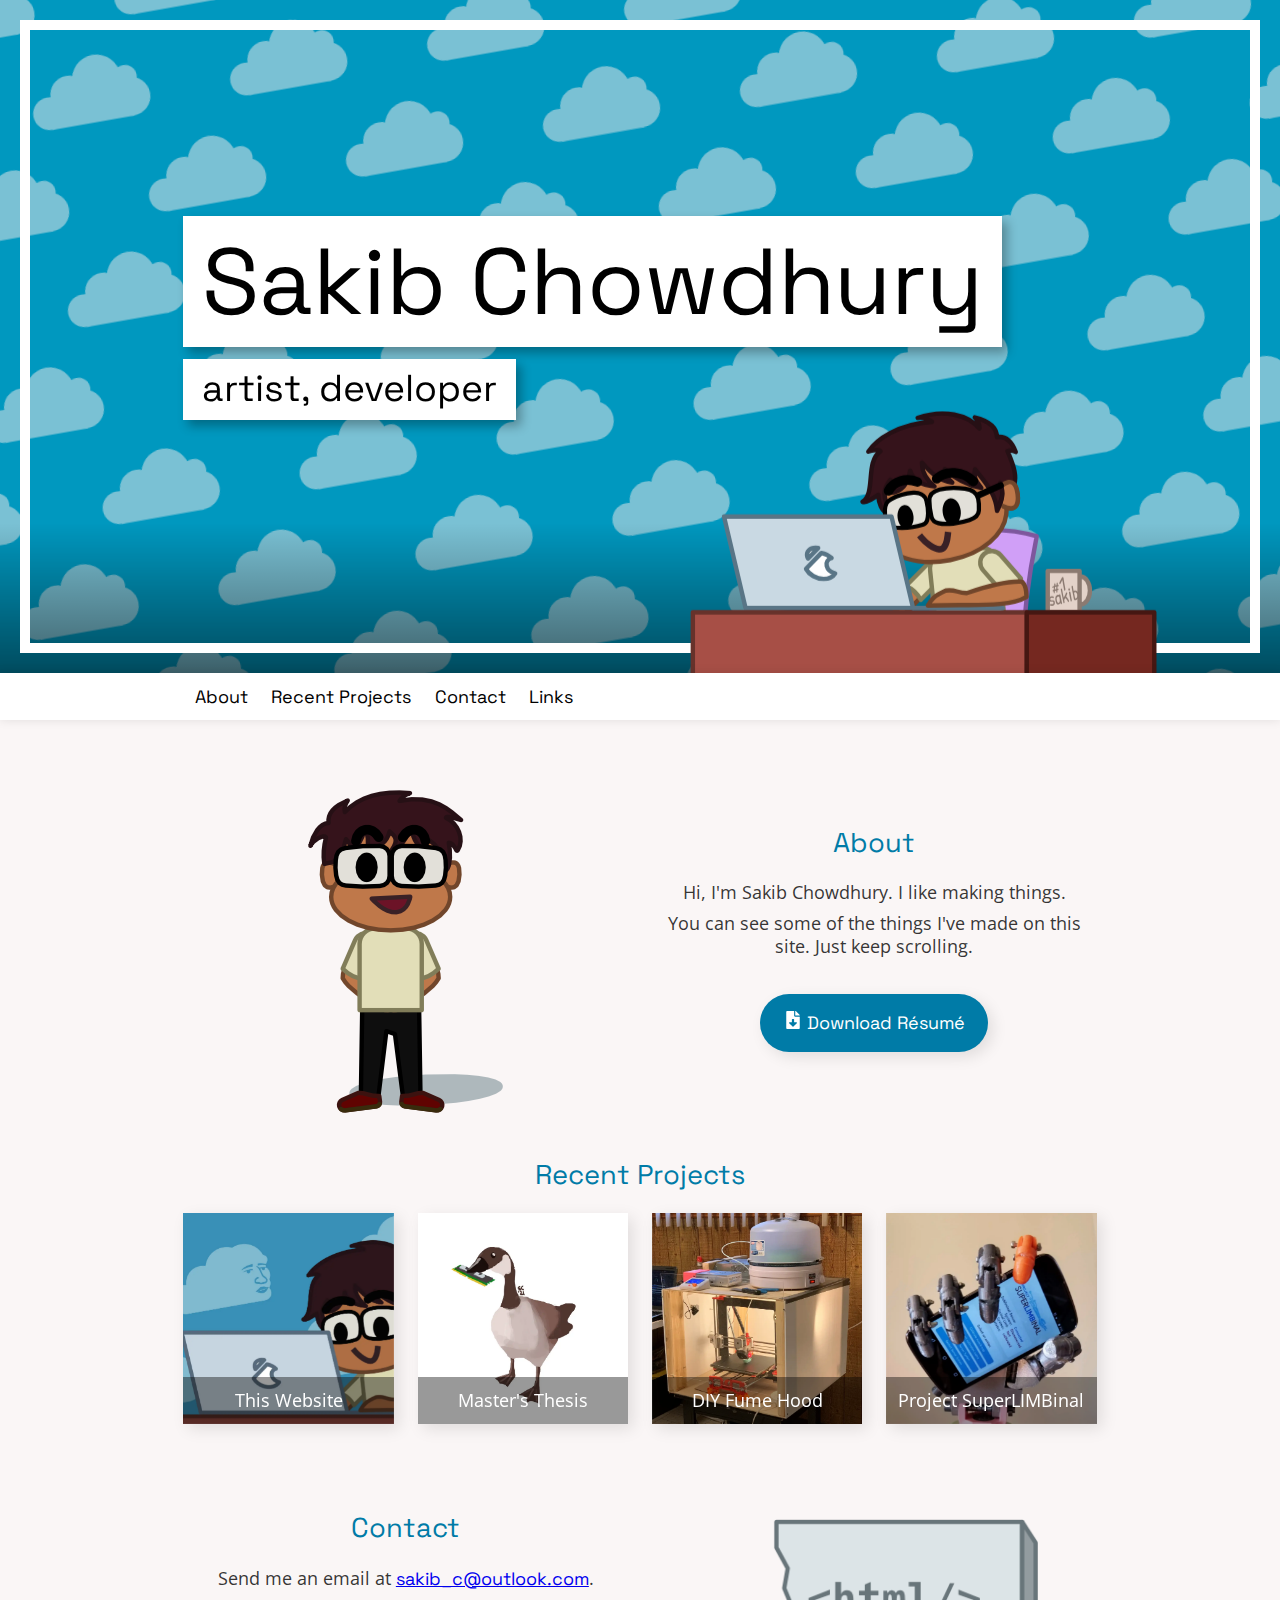
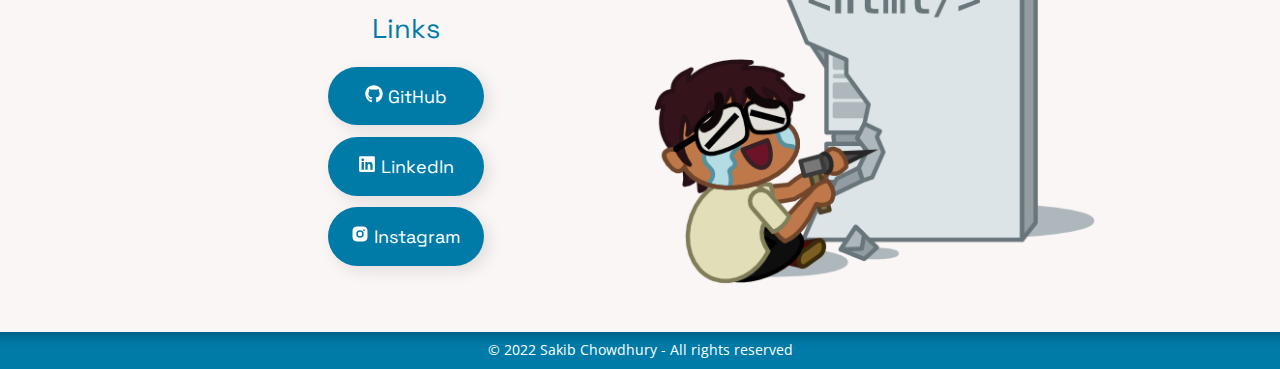
<file: index.html>
<!DOCTYPE html><html><head><meta charSet="utf-8"/><meta http-equiv="x-ua-compatible" content="ie=edge"/><meta name="viewport" content="width=device-width, initial-scale=1, shrink-to-fit=no"/><style id="typography.js">html{font-family:sans-serif;-ms-text-size-adjust:100%;-webkit-text-size-adjust:100%}body{margin:0}article,aside,details,figcaption,figure,footer,header,main,menu,nav,section,summary{display:block}audio,canvas,progress,video{display:inline-block}audio:not([controls]){display:none;height:0}progress{vertical-align:baseline}[hidden],template{display:none}a{background-color:transparent;}a:active,a:hover{outline-width:0}abbr[title]{border-bottom:none;text-decoration:underline;text-decoration:underline dotted}b,strong{font-weight:inherit;font-weight:bolder}dfn{font-style:italic}h1{font-size:2em;margin:.67em 0}mark{background-color:#ff0;color:#000}small{font-size:80%}sub,sup{font-size:75%;line-height:0;position:relative;vertical-align:baseline}sub{bottom:-.25em}sup{top:-.5em}img{border-style:none}svg:not(:root){overflow:hidden}code,kbd,pre,samp{font-family:monospace,monospace;font-size:1em}figure{margin:1em 40px}hr{box-sizing:content-box;height:0;overflow:visible}button,input,optgroup,select,textarea{font:inherit;margin:0}optgroup{font-weight:700}button,input{overflow:visible}button,select{text-transform:none}[type=reset],[type=submit],button,html [type=button]{-webkit-appearance:button}[type=button]::-moz-focus-inner,[type=reset]::-moz-focus-inner,[type=submit]::-moz-focus-inner,button::-moz-focus-inner{border-style:none;padding:0}[type=button]:-moz-focusring,[type=reset]:-moz-focusring,[type=submit]:-moz-focusring,button:-moz-focusring{outline:1px dotted ButtonText}fieldset{border:1px solid silver;margin:0 2px;padding:.35em .625em .75em}legend{box-sizing:border-box;color:inherit;display:table;max-width:100%;padding:0;white-space:normal}textarea{overflow:auto}[type=checkbox],[type=radio]{box-sizing:border-box;padding:0}[type=number]::-webkit-inner-spin-button,[type=number]::-webkit-outer-spin-button{height:auto}[type=search]{-webkit-appearance:textfield;outline-offset:-2px}[type=search]::-webkit-search-cancel-button,[type=search]::-webkit-search-decoration{-webkit-appearance:none}::-webkit-input-placeholder{color:inherit;opacity:.54}::-webkit-file-upload-button{-webkit-appearance:button;font:inherit}html{font:112.5%/1.3 'Open Sans',sans-serif;box-sizing:border-box;overflow-y:scroll;}*{box-sizing:inherit;}*:before{box-sizing:inherit;}*:after{box-sizing:inherit;}body{color:hsla(0,0%,0%,0.8);font-family:'Open Sans',sans-serif;font-weight:normal;word-wrap:break-word;font-kerning:normal;-moz-font-feature-settings:"kern", "liga", "clig", "calt";-ms-font-feature-settings:"kern", "liga", "clig", "calt";-webkit-font-feature-settings:"kern", "liga", "clig", "calt";font-feature-settings:"kern", "liga", "clig", "calt";}img{max-width:100%;margin-left:0;margin-right:0;margin-top:0;padding-bottom:0;padding-left:0;padding-right:0;padding-top:0;margin-bottom:1.3rem;}h1{margin-left:0;margin-right:0;margin-top:0;padding-bottom:0;padding-left:0;padding-right:0;padding-top:0;margin-bottom:1.3rem;color:inherit;font-family:'Space Grotesk',sans-serif;font-weight:400;text-rendering:optimizeLegibility;font-size:2rem;line-height:1.1;}h2{margin-left:0;margin-right:0;margin-top:0;padding-bottom:0;padding-left:0;padding-right:0;padding-top:0;margin-bottom:1.3rem;color:inherit;font-family:'Space Grotesk',sans-serif;font-weight:400;text-rendering:optimizeLegibility;font-size:1.51572rem;line-height:1.1;text-align:center;}h3{margin-left:0;margin-right:0;margin-top:0;padding-bottom:0;padding-left:0;padding-right:0;padding-top:0;margin-bottom:1.3rem;color:inherit;font-family:'Space Grotesk',sans-serif;font-weight:400;text-rendering:optimizeLegibility;font-size:1.31951rem;line-height:1.1;}h4{margin-left:0;margin-right:0;margin-top:0;padding-bottom:0;padding-left:0;padding-right:0;padding-top:0;margin-bottom:1.3rem;color:inherit;font-family:'Space Grotesk',sans-serif;font-weight:400;text-rendering:optimizeLegibility;font-size:1rem;line-height:1.1;}h5{margin-left:0;margin-right:0;margin-top:0;padding-bottom:0;padding-left:0;padding-right:0;padding-top:0;margin-bottom:1.3rem;color:inherit;font-family:'Space Grotesk',sans-serif;font-weight:400;text-rendering:optimizeLegibility;font-size:0.87055rem;line-height:1.1;}h6{margin-left:0;margin-right:0;margin-top:0;padding-bottom:0;padding-left:0;padding-right:0;padding-top:0;margin-bottom:1.3rem;color:inherit;font-family:'Space Grotesk',sans-serif;font-weight:400;text-rendering:optimizeLegibility;font-size:0.81225rem;line-height:1.1;}hgroup{margin-left:0;margin-right:0;margin-top:0;padding-bottom:0;padding-left:0;padding-right:0;padding-top:0;margin-bottom:1.3rem;}ul{margin-left:1.3rem;margin-right:0;margin-top:0;padding-bottom:0;padding-left:0;padding-right:0;padding-top:0;margin-bottom:1.3rem;list-style-position:outside;list-style-image:none;}ol{margin-left:1.3rem;margin-right:0;margin-top:0;padding-bottom:0;padding-left:0;padding-right:0;padding-top:0;margin-bottom:1.3rem;list-style-position:outside;list-style-image:none;}dl{margin-left:0;margin-right:0;margin-top:0;padding-bottom:0;padding-left:0;padding-right:0;padding-top:0;margin-bottom:1.3rem;}dd{margin-left:0;margin-right:0;margin-top:0;padding-bottom:0;padding-left:0;padding-right:0;padding-top:0;margin-bottom:1.3rem;}p{margin-left:0;margin-right:0;margin-top:0;padding-bottom:0;padding-left:0;padding-right:0;padding-top:0;margin-bottom:0.39rem;}figure{margin-left:0;margin-right:0;margin-top:0;padding-bottom:0;padding-left:0;padding-right:0;padding-top:0;margin-bottom:1.3rem;}pre{margin-left:0;margin-right:0;margin-top:0;padding-bottom:0;padding-left:0;padding-right:0;padding-top:0;margin-bottom:1.3rem;font-size:0.85rem;line-height:1.3rem;}table{margin-left:0;margin-right:0;margin-top:0;padding-bottom:0;padding-left:0;padding-right:0;padding-top:0;margin-bottom:1.3rem;font-size:1rem;line-height:1.3rem;border-collapse:collapse;width:100%;}fieldset{margin-left:0;margin-right:0;margin-top:0;padding-bottom:0;padding-left:0;padding-right:0;padding-top:0;margin-bottom:1.3rem;}blockquote{margin-left:1.3rem;margin-right:1.3rem;margin-top:0;padding-bottom:0;padding-left:0;padding-right:0;padding-top:0;margin-bottom:1.3rem;}form{margin-left:0;margin-right:0;margin-top:0;padding-bottom:0;padding-left:0;padding-right:0;padding-top:0;margin-bottom:1.3rem;}noscript{margin-left:0;margin-right:0;margin-top:0;padding-bottom:0;padding-left:0;padding-right:0;padding-top:0;margin-bottom:1.3rem;}iframe{margin-left:0;margin-right:0;margin-top:0;padding-bottom:0;padding-left:0;padding-right:0;padding-top:0;margin-bottom:1.3rem;}hr{margin-left:0;margin-right:0;margin-top:0;padding-bottom:0;padding-left:0;padding-right:0;padding-top:0;margin-bottom:calc(1.3rem - 1px);background:hsla(0,0%,0%,0.2);border:none;height:1px;}address{margin-left:0;margin-right:0;margin-top:0;padding-bottom:0;padding-left:0;padding-right:0;padding-top:0;margin-bottom:1.3rem;}b{font-weight:bold;}strong{font-weight:bold;}dt{font-weight:bold;}th{font-weight:bold;}li{margin-bottom:calc(1.3rem / 2);}ol li{padding-left:0;}ul li{padding-left:0;}li > ol{margin-left:1.3rem;margin-bottom:calc(1.3rem / 2);margin-top:calc(1.3rem / 2);}li > ul{margin-left:1.3rem;margin-bottom:calc(1.3rem / 2);margin-top:calc(1.3rem / 2);}blockquote *:last-child{margin-bottom:0;}li *:last-child{margin-bottom:0;}p *:last-child{margin-bottom:0;}li > p{margin-bottom:calc(1.3rem / 2);}code{font-size:0.85rem;line-height:1.3rem;}kbd{font-size:0.85rem;line-height:1.3rem;}samp{font-size:0.85rem;line-height:1.3rem;}abbr{border-bottom:1px dotted hsla(0,0%,0%,0.5);cursor:help;}acronym{border-bottom:1px dotted hsla(0,0%,0%,0.5);cursor:help;}abbr[title]{border-bottom:1px dotted hsla(0,0%,0%,0.5);cursor:help;text-decoration:none;}thead{text-align:left;}td,th{text-align:left;border-bottom:1px solid hsla(0,0%,0%,0.12);font-feature-settings:"tnum";-moz-font-feature-settings:"tnum";-ms-font-feature-settings:"tnum";-webkit-font-feature-settings:"tnum";padding-left:0.86667rem;padding-right:0.86667rem;padding-top:0.65rem;padding-bottom:calc(0.65rem - 1px);}th:first-child,td:first-child{padding-left:0;}th:last-child,td:last-child{padding-right:0;}a{font-family:Space Grotesk;}</style><style data-href="/styles.c6d686b17ee2e484f0ce.css" data-identity="gatsby-global-css">html{--scroll-behavior:smooth;scroll-behavior:smooth}.Typist .Cursor{display:inline-block}.Cursor--blinking{animation:blink 1.6s linear infinite;opacity:1;padding-left:5px}@keyframes blink{0%{opacity:1}48%{opacity:1}50%{opacity:0}98%{opacity:0}to{opacity:1}}.fadeOut{opacity:0}.fadeIn,.fadeOut{transition:opacity .2s}.fadeIn{opacity:1}h2{color:#007ba7}.react-icons{vertical-align:middle}.gallery-item-anim-enter{opacity:0}.gallery-item-anim-enter-active{opacity:1;transition:opacity .3s}.gallery-item-anim-exit{opacity:1}.gallery-item-anim-exit-active{opacity:0;transition:opacity .3s}.slick-slider{-webkit-touch-callout:none;-webkit-tap-highlight-color:transparent;box-sizing:border-box;touch-action:pan-y;-webkit-user-select:none;-ms-user-select:none;user-select:none}.slick-list,.slick-slider{display:block;position:relative}.slick-list{margin:0;overflow:hidden;padding:0}.slick-list:focus{outline:none}.slick-list.dragging{cursor:pointer;cursor:hand}.slick-slider .slick-list,.slick-slider .slick-track{transform:translateZ(0)}.slick-track{display:block;left:0;margin-left:auto;margin-right:auto;position:relative;top:0}.slick-track:after,.slick-track:before{content:"";display:table}.slick-track:after{clear:both}.slick-loading .slick-track{visibility:hidden}.slick-slide{display:none;float:left;height:100%;min-height:1px}[dir=rtl] .slick-slide{float:right}.slick-slide img{display:block;margin:0}.slick-slide.slick-loading img{display:none}.slick-slide.dragging img{pointer-events:none}.slick-initialized .slick-slide{display:block}.slick-loading .slick-slide{visibility:hidden}.slick-vertical .slick-slide{border:1px solid transparent;display:block;height:auto}.slick-arrow.slick-hidden{display:none}.slick-loading .slick-list{background:#fff url([data-uri]) 50% no-repeat}@font-face{font-family:slick;font-style:normal;font-weight:400;src:url([data-uri]);src:url([data-uri]?#iefix) format("embedded-opentype"),url([data-uri]) format("woff"),url([data-uri]) format("truetype"),url([data-uri]#slick) format("svg")}.slick-next,.slick-prev{border:none;cursor:pointer;display:block;font-size:0;height:20px;line-height:0px;padding:0;position:absolute;top:50%;transform:translateY(-50%);width:20px}.slick-next,.slick-next:focus,.slick-next:hover,.slick-prev,.slick-prev:focus,.slick-prev:hover{background:transparent;color:transparent;outline:none}.slick-next:focus:before,.slick-next:hover:before,.slick-prev:focus:before,.slick-prev:hover:before{opacity:1}.slick-next.slick-disabled:before,.slick-prev.slick-disabled:before{opacity:.25}.slick-next:before,.slick-prev:before{-webkit-font-smoothing:antialiased;-moz-osx-font-smoothing:grayscale;color:#000;font-family:slick;font-size:20px;line-height:1;opacity:.75}.slick-prev{left:10px;z-index:10}.slick-prev:before{content:"←"}[dir=rtl] .slick-prev:before{content:"→"}.slick-next{right:10px}.slick-next:before{content:"→"}[dir=rtl] .slick-next:before{content:"←"}.slick-dotted.slick-slider{margin-bottom:30px}.slick-dots{bottom:10px;display:block;list-style:none;margin:0;padding:0;position:absolute;text-align:center;width:100%}.slick-dots li{display:inline-block;margin:0 5px;padding:0;position:relative}.slick-dots li,.slick-dots li button{cursor:pointer;height:20px;width:20px}.slick-dots li button{background:transparent;border:0;color:transparent;display:block;font-size:0;line-height:0px;outline:none;padding:5px}.slick-dots li button:focus,.slick-dots li button:hover{outline:none}.slick-dots li button:focus:before,.slick-dots li button:hover:before{opacity:1}.slick-dots li button:before{-webkit-font-smoothing:antialiased;-moz-osx-font-smoothing:grayscale;color:#000;content:"•";font-family:slick;font-size:6px;height:20px;left:0;line-height:20px;opacity:.25;position:absolute;text-align:center;top:0;width:20px}.slick-dots li.slick-active button:before{color:#000;opacity:.75}</style><meta name="generator" content="Gatsby 4.2.0"/><link href="//fonts.googleapis.com/css?family=Space+Grotesk:400|Open+Sans:400" rel="stylesheet" type="text/css"/><style>.gatsby-image-wrapper{position:relative;overflow:hidden}.gatsby-image-wrapper picture.object-fit-polyfill{position:static!important}.gatsby-image-wrapper img{bottom:0;height:100%;left:0;margin:0;max-width:none;padding:0;position:absolute;right:0;top:0;width:100%;object-fit:cover}.gatsby-image-wrapper [data-main-image]{opacity:0;transform:translateZ(0);transition:opacity .25s linear;will-change:opacity}.gatsby-image-wrapper-constrained{display:inline-block;vertical-align:top}</style><noscript><style>.gatsby-image-wrapper noscript [data-main-image]{opacity:1!important}.gatsby-image-wrapper [data-placeholder-image]{opacity:0!important}</style></noscript><script type="module">const e="undefined"!=typeof HTMLImageElement&&"loading"in HTMLImageElement.prototype;e&&document.body.addEventListener("load",(function(e){if(void 0===e.target.dataset.mainImage)return;if(void 0===e.target.dataset.gatsbyImageSsr)return;const t=e.target;let a=null,n=t;for(;null===a&&n;)void 0!==n.parentNode.dataset.gatsbyImageWrapper&&(a=n.parentNode),n=n.parentNode;const o=a.querySelector("[data-placeholder-image]"),r=new Image;r.src=t.currentSrc,r.decode().catch((()=>{})).then((()=>{t.style.opacity=1,o&&(o.style.opacity=0,o.style.transition="opacity 500ms linear")}))}),!0);</script><title data-react-helmet="true">Sakib Chowdhury</title><meta data-react-helmet="true" charSet="utf-8"/><link as="script" rel="preload" href="/webpack-runtime-fb0282e91b8642d68df7.js"/><link as="script" rel="preload" href="/framework-f2ad5236440da7d12645.js"/><link as="script" rel="preload" href="/commons-4f10ecd37bf378a7063b.js"/><link as="script" rel="preload" href="/app-ef7a47ad3bdab0a30cdd.js"/><link as="script" rel="preload" href="/78e521c3-6406b5838a95d4c5c6e4.js"/><link as="script" rel="preload" href="/1bfc9850-13cdd66af6db4b830d40.js"/><link as="script" rel="preload" href="/component---src-pages-index-js-44d97376eeba3501952d.js"/><link as="fetch" rel="preload" href="/page-data/index/page-data.json" crossorigin="anonymous"/><link as="fetch" rel="preload" href="/page-data/app-data.json" crossorigin="anonymous"/></head><body><div id="___gatsby"><div style="outline:none" tabindex="-1" id="gatsby-focus-wrapper"><div class="css-0"><style data-emotion="css 1123hsy">.css-1123hsy{display:-webkit-box;display:-webkit-flex;display:-ms-flexbox;display:flex;-webkit-box-pack:center;-ms-flex-pack:center;-webkit-justify-content:center;justify-content:center;background:#faf6f6;scroll-margin-top:calc(2.6rem - 1px);height:calc(min(800px, 80vh) - 2.6rem);background:#0098BF;}</style><section id="top" class="hero-container css-1123hsy"><style data-emotion="css 26o1ej">.css-26o1ej{position:absolute;top:0;left:0;width:100%;height:calc(min(800px, 80vh) - 2.6rem);z-index:0;}</style><canvas class="css-26o1ej"></canvas></section><style data-emotion="css ulifjg">.css-ulifjg{position:-webkit-sticky;position:sticky;height:2.6rem;top:0;z-index:1;}</style><nav class="css-ulifjg"><style data-emotion="css 5hajzy">.css-5hajzy{display:-webkit-box;display:-webkit-flex;display:-ms-flexbox;display:flex;-webkit-box-pack:center;-ms-flex-pack:center;-webkit-justify-content:center;justify-content:center;background-color:white;height:2.6rem;top:0;-webkit-transition:background 0.2s,box-shadow 0.2s;transition:background 0.2s,box-shadow 0.2s;box-shadow:0 0 10px 0px rgba(0,0,0,0.1);}.css-5hajzy a{position:relative;color:black;background:white;padding:0 0.65rem;display:-webkit-box;display:-webkit-flex;display:-ms-flexbox;display:flex;-webkit-flex-direction:column;-ms-flex-direction:column;flex-direction:column;-webkit-box-pack:center;-ms-flex-pack:center;-webkit-justify-content:center;justify-content:center;height:2.6rem;-webkit-text-decoration:none;text-decoration:none;-webkit-transition:background 0.2s,color 0.2s,-webkit-transform 0.2s,padding 0.2s,height 0.2s;transition:background 0.2s,color 0.2s,transform 0.2s,padding 0.2s,height 0.2s;}.css-5hajzy a:active{-webkit-transition:none;transition:none;background:#f2f2f2;}.css-5hajzy a:hover{-webkit-transform:translate3d(0, -0.65rem, 0);-moz-transform:translate3d(0, -0.65rem, 0);-ms-transform:translate3d(0, -0.65rem, 0);transform:translate3d(0, -0.65rem, 0);padding-bottom:0.65rem;height:3.25rem;}.css-5hajzy a:last-of-type{margin-right:0;}</style><div class="css-5hajzy"><style data-emotion="css ol7bdv">.css-ol7bdv{width:min(100vw, 960px);padding:0 1.3rem;display:-webkit-box;display:-webkit-flex;display:-ms-flexbox;display:flex;}</style><div class="nav-group css-ol7bdv"><a href="#about">About</a><a href="#gallery">Recent Projects</a><a href="#contact">Contact</a><a href="#links">Links</a></div></div></nav><style data-emotion="css 1vm1wzc">.css-1vm1wzc{display:-webkit-box;display:-webkit-flex;display:-ms-flexbox;display:flex;-webkit-box-pack:center;-ms-flex-pack:center;-webkit-justify-content:center;justify-content:center;background:#faf6f6;scroll-margin-top:calc(2.6rem - 1px);}</style><section id="about" class="about-container css-1vm1wzc"><style data-emotion="css 16sklf">.css-16sklf{width:min(100vw, 960px);padding:0 1.3rem;display:grid;justify-items:center;-webkit-align-items:center;-webkit-box-align:center;-ms-flex-align:center;align-items:center;grid-template-rows:auto auto auto;grid-template-columns:1fr 2fr;grid-template-areas:"title title" "images copy" "resume resume";grid-gap:0;padding:2.6rem 1.3rem;}@media (min-width: 600px){.css-16sklf{grid-template-rows:1fr auto auto auto 1fr;grid-template-columns:1fr 1fr;grid-template-areas:"images space1" "images title" "images copy" "images resume" "images space2";grid-gap:1.3rem;padding:0 1.3rem;}}</style><div class="about-group css-16sklf"><style data-emotion="css 6lpzjo">.css-6lpzjo{grid-area:images;margin:0;}@media (min-width: 600px){.css-6lpzjo{margin:3.9rem 0 2.6rem 0;}}</style><img src="/static/standing-68fafc58d01a0c8fcc9b1682089e90b5.png" alt="cartoon Sakib standing and smiling" srcSet="/static/standing@2x-479208d1b96f25066bcbd404c35ce5d2.png 2x, /static/standing@3x-a4c2671bd8421d77bb05bbfc894240b8.png 3x" class="css-6lpzjo"/><style data-emotion="css 1j4hac9">.css-1j4hac9{grid-area:title;margin:0;}</style><h2 class="css-1j4hac9">About</h2><style data-emotion="css gao4bh">.css-gao4bh{grid-area:copy;text-align:center;}.css-gao4bh p:last-child{margin-bottom:0;}</style><div class="css-gao4bh"><p>Hi, I&#x27;m Sakib Chowdhury. I like making things.</p><p>You can see some of the things I&#x27;ve made on this site. Just keep scrolling.</p></div><style data-emotion="css 8lai37">.css-8lai37{grid-area:resume;margin-top:0.65rem;-webkit-text-decoration:none;text-decoration:none;background:#007BA7;color:white;padding:0.975rem 1.3rem;border-radius:2.6rem;box-shadow:5px 5px 15px 0px rgba(0,0,0,0.1);-webkit-transition:-webkit-transform 0.2s,box-shadow 0.2s;transition:transform 0.2s,box-shadow 0.2s;}.css-8lai37:hover{-webkit-transform:scale3d(1.05, 1.05, 1);-moz-transform:scale3d(1.05, 1.05, 1);-ms-transform:scale3d(1.05, 1.05, 1);transform:scale3d(1.05, 1.05, 1);box-shadow:10px 10px 30px 0px rgba(0,0,0,0.1);cursor:pointer;}.css-8lai37:active{-webkit-transform:scale3d(1, 1, 1);-moz-transform:scale3d(1, 1, 1);-ms-transform:scale3d(1, 1, 1);transform:scale3d(1, 1, 1);-webkit-transition:none;transition:none;-webkit-filter:brightness(95%);filter:brightness(95%);box-shadow:inset 5px 5px 15px 0px rgba(0,0,0,0.1);}</style><a href="/sakibc_resume_nov_21.pdf" class="css-8lai37"><svg stroke="currentColor" fill="currentColor" stroke-width="0" viewBox="0 0 384 512" height="1em" width="1em" xmlns="http://www.w3.org/2000/svg"><path d="M224 136V0H24C10.7 0 0 10.7 0 24v464c0 13.3 10.7 24 24 24h336c13.3 0 24-10.7 24-24V160H248c-13.2 0-24-10.8-24-24zm76.45 211.36l-96.42 95.7c-6.65 6.61-17.39 6.61-24.04 0l-96.42-95.7C73.42 337.29 80.54 320 94.82 320H160v-80c0-8.84 7.16-16 16-16h32c8.84 0 16 7.16 16 16v80h65.18c14.28 0 21.4 17.29 11.27 27.36zM377 105L279.1 7c-4.5-4.5-10.6-7-17-7H256v128h128v-6.1c0-6.3-2.5-12.4-7-16.9z"></path></svg> Download Résumé</a></div></section><style data-emotion="css 1he8vmu">.css-1he8vmu{display:-webkit-box;display:-webkit-flex;display:-ms-flexbox;display:flex;-webkit-box-pack:center;-ms-flex-pack:center;-webkit-justify-content:center;justify-content:center;background:#faf6f6;scroll-margin-top:calc(2.6rem - 1px);}</style><section id="gallery" class="gallery-container css-1he8vmu"><style data-emotion="css 1abb4z4">.css-1abb4z4{width:min(100vw, 960px);padding:0 1.3rem;}</style><div class="gallery-group css-1abb4z4"><h2>Recent Projects</h2><style data-emotion="css hzo454">.css-hzo454{height:0px;-webkit-transition:height 300ms;transition:height 300ms;position:relative;}</style><div class="css-hzo454"><style data-emotion="css re8sfx">.css-re8sfx{position:absolute;top:0;left:0;bottom:0;right:0;}</style><div class="css-re8sfx"><style data-emotion="css 16wmyd3">.css-16wmyd3{display:-webkit-box;display:-webkit-flex;display:-ms-flexbox;display:flex;-webkit-box-flex-flow:row wrap;-webkit-flex-flow:row wrap;-ms-flex-flow:row wrap;flex-flow:row wrap;-webkit-box-pack:justify;-webkit-justify-content:space-between;justify-content:space-between;}</style><div class="css-16wmyd3"><style data-emotion="css 16oa4io">.css-16oa4io{width:calc((100% - 1.3rem)/2);padding-bottom:calc((100% - 1.3rem)/2);position:relative;margin-bottom:1.3rem;}@media (min-width: 600px){.css-16oa4io{width:calc((100% - 3.9rem)/4);padding-bottom:calc((100% - 3.9rem)/4);}}</style><div class="css-16oa4io"><style data-emotion="css jxhj3d">.css-jxhj3d{box-shadow:5px 5px 15px 0px rgba(0,0,0,0.1);position:absolute;overflow:hidden;top:0;bottom:0;width:100%;background:#fff;border:none;padding:0;-webkit-transition:-webkit-transform 0.2s,box-shadow 0.2s;transition:transform 0.2s,box-shadow 0.2s;}.css-jxhj3d:hover{-webkit-transform:scale3d(1.05, 1.05, 1);-moz-transform:scale3d(1.05, 1.05, 1);-ms-transform:scale3d(1.05, 1.05, 1);transform:scale3d(1.05, 1.05, 1);box-shadow:10px 10px 30px 0px rgba(0,0,0,0.1);cursor:pointer;}.css-jxhj3d:active{-webkit-transform:scale3d(1, 1, 1);-moz-transform:scale3d(1, 1, 1);-ms-transform:scale3d(1, 1, 1);transform:scale3d(1, 1, 1);-webkit-transition:none;transition:none;-webkit-filter:brightness(95%);filter:brightness(95%);box-shadow:inset 5px 5px 15px 0px rgba(0,0,0,0.1);}.css-jxhj3d:hover p{padding-bottom:1.3rem;}.css-jxhj3d:active{border:none;}</style><button class="css-jxhj3d"><div data-gatsby-image-wrapper="" class="gatsby-image-wrapper"><div aria-hidden="true" style="padding-top:100%"></div><div aria-hidden="true" data-placeholder-image="" style="opacity:1;transition:opacity 500ms linear;background-color:#3888b8;position:absolute;top:0;left:0;bottom:0;right:0"></div><picture><source type="image/webp" srcSet="/static/08600b95426c0b63f6b082a7e1cfaebf/4f03f/handsome-cloud.webp 750w,/static/08600b95426c0b63f6b082a7e1cfaebf/4f506/handsome-cloud.webp 1080w,/static/08600b95426c0b63f6b082a7e1cfaebf/f0a0a/handsome-cloud.webp 1366w,/static/08600b95426c0b63f6b082a7e1cfaebf/9de56/handsome-cloud.webp 1603w" sizes="100vw"/><img data-gatsby-image-ssr="" data-main-image="" style="opacity:0" sizes="100vw" decoding="async" loading="eager" src="/static/08600b95426c0b63f6b082a7e1cfaebf/d8673/handsome-cloud.png" srcSet="/static/08600b95426c0b63f6b082a7e1cfaebf/f054e/handsome-cloud.png 750w,/static/08600b95426c0b63f6b082a7e1cfaebf/ae1c8/handsome-cloud.png 1080w,/static/08600b95426c0b63f6b082a7e1cfaebf/d41bd/handsome-cloud.png 1366w,/static/08600b95426c0b63f6b082a7e1cfaebf/d8673/handsome-cloud.png 1603w" alt="This Website"/></picture><noscript><picture><source type="image/webp" srcSet="/static/08600b95426c0b63f6b082a7e1cfaebf/4f03f/handsome-cloud.webp 750w,/static/08600b95426c0b63f6b082a7e1cfaebf/4f506/handsome-cloud.webp 1080w,/static/08600b95426c0b63f6b082a7e1cfaebf/f0a0a/handsome-cloud.webp 1366w,/static/08600b95426c0b63f6b082a7e1cfaebf/9de56/handsome-cloud.webp 1603w" sizes="100vw"/><img data-gatsby-image-ssr="" data-main-image="" style="opacity:0" sizes="100vw" decoding="async" loading="eager" src="/static/08600b95426c0b63f6b082a7e1cfaebf/d8673/handsome-cloud.png" srcSet="/static/08600b95426c0b63f6b082a7e1cfaebf/f054e/handsome-cloud.png 750w,/static/08600b95426c0b63f6b082a7e1cfaebf/ae1c8/handsome-cloud.png 1080w,/static/08600b95426c0b63f6b082a7e1cfaebf/d41bd/handsome-cloud.png 1366w,/static/08600b95426c0b63f6b082a7e1cfaebf/d8673/handsome-cloud.png 1603w" alt="This Website"/></picture></noscript><script type="module">const t="undefined"!=typeof HTMLImageElement&&"loading"in HTMLImageElement.prototype;if(t){const t=document.querySelectorAll("img[data-main-image]");for(let e of t){e.dataset.src&&(e.setAttribute("src",e.dataset.src),e.removeAttribute("data-src")),e.dataset.srcset&&(e.setAttribute("srcset",e.dataset.srcset),e.removeAttribute("data-srcset"));const t=e.parentNode.querySelectorAll("source[data-srcset]");for(let e of t)e.setAttribute("srcset",e.dataset.srcset),e.removeAttribute("data-srcset");e.complete&&(e.style.opacity=1)}}</script></div><style data-emotion="css n0ehcp">.css-n0ehcp{color:white;background:rgba(0,0,0,0.4);position:absolute;bottom:0;left:0;right:0;text-align:center;padding:0.65rem 0;margin:0;-webkit-transition:padding 0.2s;transition:padding 0.2s;}</style><p class="css-n0ehcp">This Website</p></button></div><div class="css-16oa4io"><button class="css-jxhj3d"><div data-gatsby-image-wrapper="" class="gatsby-image-wrapper"><div aria-hidden="true" style="padding-top:100%"></div><div aria-hidden="true" data-placeholder-image="" style="opacity:1;transition:opacity 500ms linear;background-color:#f8f8f8;position:absolute;top:0;left:0;bottom:0;right:0"></div><picture><source type="image/webp" srcSet="/static/b5ca53fa3a7f68c7e34b90a6f334298f/4f03f/Untitled_Canadian_Goose.webp 750w,/static/b5ca53fa3a7f68c7e34b90a6f334298f/4f506/Untitled_Canadian_Goose.webp 1080w,/static/b5ca53fa3a7f68c7e34b90a6f334298f/f0a0a/Untitled_Canadian_Goose.webp 1366w,/static/b5ca53fa3a7f68c7e34b90a6f334298f/26222/Untitled_Canadian_Goose.webp 1920w" sizes="100vw"/><img data-gatsby-image-ssr="" data-main-image="" style="opacity:0" sizes="100vw" decoding="async" loading="eager" src="/static/b5ca53fa3a7f68c7e34b90a6f334298f/7d307/Untitled_Canadian_Goose.png" srcSet="/static/b5ca53fa3a7f68c7e34b90a6f334298f/f054e/Untitled_Canadian_Goose.png 750w,/static/b5ca53fa3a7f68c7e34b90a6f334298f/ae1c8/Untitled_Canadian_Goose.png 1080w,/static/b5ca53fa3a7f68c7e34b90a6f334298f/d41bd/Untitled_Canadian_Goose.png 1366w,/static/b5ca53fa3a7f68c7e34b90a6f334298f/7d307/Untitled_Canadian_Goose.png 1920w" alt="Master&#x27;s Thesis"/></picture><noscript><picture><source type="image/webp" srcSet="/static/b5ca53fa3a7f68c7e34b90a6f334298f/4f03f/Untitled_Canadian_Goose.webp 750w,/static/b5ca53fa3a7f68c7e34b90a6f334298f/4f506/Untitled_Canadian_Goose.webp 1080w,/static/b5ca53fa3a7f68c7e34b90a6f334298f/f0a0a/Untitled_Canadian_Goose.webp 1366w,/static/b5ca53fa3a7f68c7e34b90a6f334298f/26222/Untitled_Canadian_Goose.webp 1920w" sizes="100vw"/><img data-gatsby-image-ssr="" data-main-image="" style="opacity:0" sizes="100vw" decoding="async" loading="eager" src="/static/b5ca53fa3a7f68c7e34b90a6f334298f/7d307/Untitled_Canadian_Goose.png" srcSet="/static/b5ca53fa3a7f68c7e34b90a6f334298f/f054e/Untitled_Canadian_Goose.png 750w,/static/b5ca53fa3a7f68c7e34b90a6f334298f/ae1c8/Untitled_Canadian_Goose.png 1080w,/static/b5ca53fa3a7f68c7e34b90a6f334298f/d41bd/Untitled_Canadian_Goose.png 1366w,/static/b5ca53fa3a7f68c7e34b90a6f334298f/7d307/Untitled_Canadian_Goose.png 1920w" alt="Master&#x27;s Thesis"/></picture></noscript><script type="module">const t="undefined"!=typeof HTMLImageElement&&"loading"in HTMLImageElement.prototype;if(t){const t=document.querySelectorAll("img[data-main-image]");for(let e of t){e.dataset.src&&(e.setAttribute("src",e.dataset.src),e.removeAttribute("data-src")),e.dataset.srcset&&(e.setAttribute("srcset",e.dataset.srcset),e.removeAttribute("data-srcset"));const t=e.parentNode.querySelectorAll("source[data-srcset]");for(let e of t)e.setAttribute("srcset",e.dataset.srcset),e.removeAttribute("data-srcset");e.complete&&(e.style.opacity=1)}}</script></div><p class="css-n0ehcp">Master&#x27;s Thesis</p></button></div><div class="css-16oa4io"><button class="css-jxhj3d"><div data-gatsby-image-wrapper="" class="gatsby-image-wrapper"><div aria-hidden="true" style="padding-top:100%"></div><div aria-hidden="true" data-placeholder-image="" style="opacity:1;transition:opacity 500ms linear;background-color:#080808;position:absolute;top:0;left:0;bottom:0;right:0"></div><picture><source type="image/webp" srcSet="/static/baeb925a950779badd8821c906175bf6/4f03f/far2.webp 750w,/static/baeb925a950779badd8821c906175bf6/4f506/far2.webp 1080w,/static/baeb925a950779badd8821c906175bf6/5d99f/far2.webp 1322w" sizes="100vw"/><img data-gatsby-image-ssr="" data-main-image="" style="opacity:0" sizes="100vw" decoding="async" loading="eager" src="/static/baeb925a950779badd8821c906175bf6/9869d/far2.jpg" srcSet="/static/baeb925a950779badd8821c906175bf6/0f5ce/far2.jpg 750w,/static/baeb925a950779badd8821c906175bf6/b74b1/far2.jpg 1080w,/static/baeb925a950779badd8821c906175bf6/9869d/far2.jpg 1322w" alt="DIY Fume Hood"/></picture><noscript><picture><source type="image/webp" srcSet="/static/baeb925a950779badd8821c906175bf6/4f03f/far2.webp 750w,/static/baeb925a950779badd8821c906175bf6/4f506/far2.webp 1080w,/static/baeb925a950779badd8821c906175bf6/5d99f/far2.webp 1322w" sizes="100vw"/><img data-gatsby-image-ssr="" data-main-image="" style="opacity:0" sizes="100vw" decoding="async" loading="eager" src="/static/baeb925a950779badd8821c906175bf6/9869d/far2.jpg" srcSet="/static/baeb925a950779badd8821c906175bf6/0f5ce/far2.jpg 750w,/static/baeb925a950779badd8821c906175bf6/b74b1/far2.jpg 1080w,/static/baeb925a950779badd8821c906175bf6/9869d/far2.jpg 1322w" alt="DIY Fume Hood"/></picture></noscript><script type="module">const t="undefined"!=typeof HTMLImageElement&&"loading"in HTMLImageElement.prototype;if(t){const t=document.querySelectorAll("img[data-main-image]");for(let e of t){e.dataset.src&&(e.setAttribute("src",e.dataset.src),e.removeAttribute("data-src")),e.dataset.srcset&&(e.setAttribute("srcset",e.dataset.srcset),e.removeAttribute("data-srcset"));const t=e.parentNode.querySelectorAll("source[data-srcset]");for(let e of t)e.setAttribute("srcset",e.dataset.srcset),e.removeAttribute("data-srcset");e.complete&&(e.style.opacity=1)}}</script></div><p class="css-n0ehcp">DIY Fume Hood</p></button></div><div class="css-16oa4io"><button class="css-jxhj3d"><div data-gatsby-image-wrapper="" class="gatsby-image-wrapper"><div aria-hidden="true" style="padding-top:100%"></div><div aria-hidden="true" data-placeholder-image="" style="opacity:1;transition:opacity 500ms linear;background-color:#d8b8a8;position:absolute;top:0;left:0;bottom:0;right:0"></div><picture><source type="image/webp" srcSet="/static/29d2da685a5f2a07429bce4ab78f15cf/4f03f/hand-phone.webp 750w,/static/29d2da685a5f2a07429bce4ab78f15cf/4f506/hand-phone.webp 1080w,/static/29d2da685a5f2a07429bce4ab78f15cf/f0a0a/hand-phone.webp 1366w,/static/29d2da685a5f2a07429bce4ab78f15cf/26222/hand-phone.webp 1920w" sizes="100vw"/><img data-gatsby-image-ssr="" data-main-image="" style="opacity:0" sizes="100vw" decoding="async" loading="eager" src="/static/29d2da685a5f2a07429bce4ab78f15cf/869a6/hand-phone.jpg" srcSet="/static/29d2da685a5f2a07429bce4ab78f15cf/0f5ce/hand-phone.jpg 750w,/static/29d2da685a5f2a07429bce4ab78f15cf/b74b1/hand-phone.jpg 1080w,/static/29d2da685a5f2a07429bce4ab78f15cf/6e2bb/hand-phone.jpg 1366w,/static/29d2da685a5f2a07429bce4ab78f15cf/869a6/hand-phone.jpg 1920w" alt="Project SuperLIMBinal"/></picture><noscript><picture><source type="image/webp" srcSet="/static/29d2da685a5f2a07429bce4ab78f15cf/4f03f/hand-phone.webp 750w,/static/29d2da685a5f2a07429bce4ab78f15cf/4f506/hand-phone.webp 1080w,/static/29d2da685a5f2a07429bce4ab78f15cf/f0a0a/hand-phone.webp 1366w,/static/29d2da685a5f2a07429bce4ab78f15cf/26222/hand-phone.webp 1920w" sizes="100vw"/><img data-gatsby-image-ssr="" data-main-image="" style="opacity:0" sizes="100vw" decoding="async" loading="eager" src="/static/29d2da685a5f2a07429bce4ab78f15cf/869a6/hand-phone.jpg" srcSet="/static/29d2da685a5f2a07429bce4ab78f15cf/0f5ce/hand-phone.jpg 750w,/static/29d2da685a5f2a07429bce4ab78f15cf/b74b1/hand-phone.jpg 1080w,/static/29d2da685a5f2a07429bce4ab78f15cf/6e2bb/hand-phone.jpg 1366w,/static/29d2da685a5f2a07429bce4ab78f15cf/869a6/hand-phone.jpg 1920w" alt="Project SuperLIMBinal"/></picture></noscript><script type="module">const t="undefined"!=typeof HTMLImageElement&&"loading"in HTMLImageElement.prototype;if(t){const t=document.querySelectorAll("img[data-main-image]");for(let e of t){e.dataset.src&&(e.setAttribute("src",e.dataset.src),e.removeAttribute("data-src")),e.dataset.srcset&&(e.setAttribute("srcset",e.dataset.srcset),e.removeAttribute("data-srcset"));const t=e.parentNode.querySelectorAll("source[data-srcset]");for(let e of t)e.setAttribute("srcset",e.dataset.srcset),e.removeAttribute("data-srcset");e.complete&&(e.style.opacity=1)}}</script></div><p class="css-n0ehcp">Project SuperLIMBinal</p></button></div></div></div><style data-emotion="css 14fvduy">.css-14fvduy{position:absolute;top:0;left:0;}</style><div class="css-14fvduy"><style data-emotion="css 1jeuct9 6wjqvt 1w3cace 4gttz3">.css-1jeuct9{z-index:2000;opacity:0;transform-origin:top left;-webkit-transform:translate3d(0px, 0px, 0) scale(1, 1);-moz-transform:translate3d(0px, 0px, 0) scale(1, 1);-ms-transform:translate3d(0px, 0px, 0) scale(1, 1);transform:translate3d(0px, 0px, 0) scale(1, 1);}.css-6wjqvt{opacity:1;z-index:2000;transform-origin:top left;-webkit-transform:scale(1);-moz-transform:scale(1);-ms-transform:scale(1);transform:scale(1);-webkit-transition:opacity 300ms,-webkit-transform 300ms;transition:opacity 300ms,transform 300ms;}.css-1w3cace{opacity:1;z-index:2000;transform-origin:top left;-webkit-transform:scale(1);-moz-transform:scale(1);-ms-transform:scale(1);transform:scale(1);}.css-4gttz3{z-index:2000;transform-origin:top left;opacity:0;-webkit-transform:translate3d(0px, 0px, 0) scale(1, 1);-moz-transform:translate3d(0px, 0px, 0) scale(1, 1);-ms-transform:translate3d(0px, 0px, 0) scale(1, 1);transform:translate3d(0px, 0px, 0) scale(1, 1);-webkit-transition:opacity 300ms,-webkit-transform 300ms;transition:opacity 300ms,transform 300ms;}</style></div></div></div></section><section id="contact" class="contact-container css-1he8vmu"><style data-emotion="css 1f12qyt">.css-1f12qyt{width:min(100vw, 960px);padding:0 1.3rem;display:grid;grid-template-rows:auto auto auto auto auto;grid-template-columns:auto;grid-template-areas:"title1" "copy1" "title2" "copy2" "images";grid-gap:1.3rem;padding:2.6rem 1.3rem;justify-items:center;-webkit-align-items:center;-webkit-box-align:center;-ms-flex-align:center;align-items:center;}@media (min-width: 600px){.css-1f12qyt{grid-template-rows:1fr auto auto auto auto 1fr;grid-template-columns:1fr 1fr;grid-template-areas:"space1 images" "title1 images" "copy1  images" "title2 images" "copy2  images" "space2 images";grid-gap:1.3rem;padding:0 1.3rem;}}.css-1f12qyt h2{margin-bottom:0;}</style><div class="contact-group css-1f12qyt"><style data-emotion="css hgw48c">.css-hgw48c{grid-area:title1;}</style><h2 class="css-hgw48c">Contact</h2><style data-emotion="css 50u8h5">.css-50u8h5{grid-area:copy1;margin:0;text-align:center;}</style><p class="css-50u8h5">Send me an email at <a href="mailto:sakib_c@outlook.com">sakib_c@outlook.com</a>.</p><style data-emotion="css 1twqli6">.css-1twqli6{grid-area:title2;}</style><h2 id="links" class="css-1twqli6">Links</h2><style data-emotion="css ooikbe">.css-ooikbe{grid-area:copy2;display:-webkit-box;display:-webkit-flex;display:-ms-flexbox;display:flex;-webkit-box-flex-flow:column nowrap;-webkit-flex-flow:column nowrap;-ms-flex-flow:column nowrap;flex-flow:column nowrap;-webkit-align-items:center;-webkit-box-align:center;-ms-flex-align:center;align-items:center;}</style><div class="css-ooikbe"><style data-emotion="css 1nqmiwx">.css-1nqmiwx{margin-top:0.65rem;-webkit-text-decoration:none;text-decoration:none;background:#007BA7;color:white;padding:0.975rem 1.3rem;border-radius:2.6rem;box-shadow:5px 5px 15px 0px rgba(0,0,0,0.1);-webkit-transition:-webkit-transform 0.2s,box-shadow 0.2s;transition:transform 0.2s,box-shadow 0.2s;margin-top:0;width:100%;text-align:center;}.css-1nqmiwx:hover{-webkit-transform:scale3d(1.05, 1.05, 1);-moz-transform:scale3d(1.05, 1.05, 1);-ms-transform:scale3d(1.05, 1.05, 1);transform:scale3d(1.05, 1.05, 1);box-shadow:10px 10px 30px 0px rgba(0,0,0,0.1);cursor:pointer;}.css-1nqmiwx:active{-webkit-transform:scale3d(1, 1, 1);-moz-transform:scale3d(1, 1, 1);-ms-transform:scale3d(1, 1, 1);transform:scale3d(1, 1, 1);-webkit-transition:none;transition:none;-webkit-filter:brightness(95%);filter:brightness(95%);box-shadow:inset 5px 5px 15px 0px rgba(0,0,0,0.1);}</style><a href="https://github.com/sakibc" class="css-1nqmiwx"><svg stroke="currentColor" fill="currentColor" stroke-width="0" viewBox="0 0 496 512" height="1em" width="1em" xmlns="http://www.w3.org/2000/svg"><path d="M165.9 397.4c0 2-2.3 3.6-5.2 3.6-3.3.3-5.6-1.3-5.6-3.6 0-2 2.3-3.6 5.2-3.6 3-.3 5.6 1.3 5.6 3.6zm-31.1-4.5c-.7 2 1.3 4.3 4.3 4.9 2.6 1 5.6 0 6.2-2s-1.3-4.3-4.3-5.2c-2.6-.7-5.5.3-6.2 2.3zm44.2-1.7c-2.9.7-4.9 2.6-4.6 4.9.3 2 2.9 3.3 5.9 2.6 2.9-.7 4.9-2.6 4.6-4.6-.3-1.9-3-3.2-5.9-2.9zM244.8 8C106.1 8 0 113.3 0 252c0 110.9 69.8 205.8 169.5 239.2 12.8 2.3 17.3-5.6 17.3-12.1 0-6.2-.3-40.4-.3-61.4 0 0-70 15-84.7-29.8 0 0-11.4-29.1-27.8-36.6 0 0-22.9-15.7 1.6-15.4 0 0 24.9 2 38.6 25.8 21.9 38.6 58.6 27.5 72.9 20.9 2.3-16 8.8-27.1 16-33.7-55.9-6.2-112.3-14.3-112.3-110.5 0-27.5 7.6-41.3 23.6-58.9-2.6-6.5-11.1-33.3 2.6-67.9 20.9-6.5 69 27 69 27 20-5.6 41.5-8.5 62.8-8.5s42.8 2.9 62.8 8.5c0 0 48.1-33.6 69-27 13.7 34.7 5.2 61.4 2.6 67.9 16 17.7 25.8 31.5 25.8 58.9 0 96.5-58.9 104.2-114.8 110.5 9.2 7.9 17 22.9 17 46.4 0 33.7-.3 75.4-.3 83.6 0 6.5 4.6 14.4 17.3 12.1C428.2 457.8 496 362.9 496 252 496 113.3 383.5 8 244.8 8zM97.2 352.9c-1.3 1-1 3.3.7 5.2 1.6 1.6 3.9 2.3 5.2 1 1.3-1 1-3.3-.7-5.2-1.6-1.6-3.9-2.3-5.2-1zm-10.8-8.1c-.7 1.3.3 2.9 2.3 3.9 1.6 1 3.6.7 4.3-.7.7-1.3-.3-2.9-2.3-3.9-2-.6-3.6-.3-4.3.7zm32.4 35.6c-1.6 1.3-1 4.3 1.3 6.2 2.3 2.3 5.2 2.6 6.5 1 1.3-1.3.7-4.3-1.3-6.2-2.2-2.3-5.2-2.6-6.5-1zm-11.4-14.7c-1.6 1-1.6 3.6 0 5.9 1.6 2.3 4.3 3.3 5.6 2.3 1.6-1.3 1.6-3.9 0-6.2-1.4-2.3-4-3.3-5.6-2z"></path></svg> GitHub</a><style data-emotion="css 11kf6vz">.css-11kf6vz{margin-top:0.65rem;-webkit-text-decoration:none;text-decoration:none;background:#007BA7;color:white;padding:0.975rem 1.3rem;border-radius:2.6rem;box-shadow:5px 5px 15px 0px rgba(0,0,0,0.1);-webkit-transition:-webkit-transform 0.2s,box-shadow 0.2s;transition:transform 0.2s,box-shadow 0.2s;width:100%;text-align:center;}.css-11kf6vz:hover{-webkit-transform:scale3d(1.05, 1.05, 1);-moz-transform:scale3d(1.05, 1.05, 1);-ms-transform:scale3d(1.05, 1.05, 1);transform:scale3d(1.05, 1.05, 1);box-shadow:10px 10px 30px 0px rgba(0,0,0,0.1);cursor:pointer;}.css-11kf6vz:active{-webkit-transform:scale3d(1, 1, 1);-moz-transform:scale3d(1, 1, 1);-ms-transform:scale3d(1, 1, 1);transform:scale3d(1, 1, 1);-webkit-transition:none;transition:none;-webkit-filter:brightness(95%);filter:brightness(95%);box-shadow:inset 5px 5px 15px 0px rgba(0,0,0,0.1);}</style><a href="https://www.linkedin.com/in/sakib-chowdhury" class="css-11kf6vz"><svg stroke="currentColor" fill="currentColor" stroke-width="0" viewBox="0 0 448 512" height="1em" width="1em" xmlns="http://www.w3.org/2000/svg"><path d="M416 32H31.9C14.3 32 0 46.5 0 64.3v383.4C0 465.5 14.3 480 31.9 480H416c17.6 0 32-14.5 32-32.3V64.3c0-17.8-14.4-32.3-32-32.3zM135.4 416H69V202.2h66.5V416zm-33.2-243c-21.3 0-38.5-17.3-38.5-38.5S80.9 96 102.2 96c21.2 0 38.5 17.3 38.5 38.5 0 21.3-17.2 38.5-38.5 38.5zm282.1 243h-66.4V312c0-24.8-.5-56.7-34.5-56.7-34.6 0-39.9 27-39.9 54.9V416h-66.4V202.2h63.7v29.2h.9c8.9-16.8 30.6-34.5 62.9-34.5 67.2 0 79.7 44.3 79.7 101.9V416z"></path></svg> LinkedIn</a><a href="https://www.instagram.com/skbby_c/" class="css-11kf6vz"><svg stroke="currentColor" fill="currentColor" stroke-width="0" viewBox="0 0 24 24" height="1em" width="1em" xmlns="http://www.w3.org/2000/svg"><g><path fill="none" d="M0 0h24v24H0z"></path><path fill-rule="nonzero" d="M12 2c2.717 0 3.056.01 4.122.06 1.065.05 1.79.217 2.428.465.66.254 1.216.598 1.772 1.153a4.908 4.908 0 0 1 1.153 1.772c.247.637.415 1.363.465 2.428.047 1.066.06 1.405.06 4.122 0 2.717-.01 3.056-.06 4.122-.05 1.065-.218 1.79-.465 2.428a4.883 4.883 0 0 1-1.153 1.772 4.915 4.915 0 0 1-1.772 1.153c-.637.247-1.363.415-2.428.465-1.066.047-1.405.06-4.122.06-2.717 0-3.056-.01-4.122-.06-1.065-.05-1.79-.218-2.428-.465a4.89 4.89 0 0 1-1.772-1.153 4.904 4.904 0 0 1-1.153-1.772c-.248-.637-.415-1.363-.465-2.428C2.013 15.056 2 14.717 2 12c0-2.717.01-3.056.06-4.122.05-1.066.217-1.79.465-2.428a4.88 4.88 0 0 1 1.153-1.772A4.897 4.897 0 0 1 5.45 2.525c.638-.248 1.362-.415 2.428-.465C8.944 2.013 9.283 2 12 2zm0 5a5 5 0 1 0 0 10 5 5 0 0 0 0-10zm6.5-.25a1.25 1.25 0 0 0-2.5 0 1.25 1.25 0 0 0 2.5 0zM12 9a3 3 0 1 1 0 6 3 3 0 0 1 0-6z"></path></g></svg> Instagram</a></div><img src="/static/development-1a3f35c60b8ae7077c4966d9541d0ad2.png" alt="cartoon Sakib frantically chiseling a website out of marble" srcSet="/static/development@2x-daeaf7834a043b35075554aef173577a.png 2x, /static/development@3x-914c511850917b9bd70ecad907ee048e.png 3x" class="css-6lpzjo"/></div></section><style data-emotion="css j5zjum">.css-j5zjum{text-align:center;background:#007BA7;color:white;padding:0.52rem;box-shadow:inset 0 15px 15px -15px rgba(0, 0, 0, 0.4);}.css-j5zjum p{margin:0;font-size:0.78rem;}</style><footer class="css-j5zjum"><p>© 2022 Sakib Chowdhury - All rights reserved</p></footer></div></div><div id="gatsby-announcer" style="position:absolute;top:0;width:1px;height:1px;padding:0;overflow:hidden;clip:rect(0, 0, 0, 0);white-space:nowrap;border:0" aria-live="assertive" aria-atomic="true"></div></div><script id="gatsby-script-loader">/*<![CDATA[*/window.pagePath="/";/*]]>*/</script><script id="gatsby-chunk-mapping">/*<![CDATA[*/window.___chunkMapping={"polyfill":["/polyfill-9e90940862c1047a0965.js"],"app":["/app-ef7a47ad3bdab0a30cdd.js"],"component---src-pages-404-js":["/component---src-pages-404-js-78a3a8642e3e61573153.js"],"component---src-pages-index-js":["/component---src-pages-index-js-44d97376eeba3501952d.js"]};/*]]>*/</script><script src="/polyfill-9e90940862c1047a0965.js" nomodule=""></script><script src="/component---src-pages-index-js-44d97376eeba3501952d.js" async=""></script><script src="/1bfc9850-13cdd66af6db4b830d40.js" async=""></script><script src="/78e521c3-6406b5838a95d4c5c6e4.js" async=""></script><script src="/app-ef7a47ad3bdab0a30cdd.js" async=""></script><script src="/commons-4f10ecd37bf378a7063b.js" async=""></script><script src="/framework-f2ad5236440da7d12645.js" async=""></script><script src="/webpack-runtime-fb0282e91b8642d68df7.js" async=""></script></body></html>
</file>
